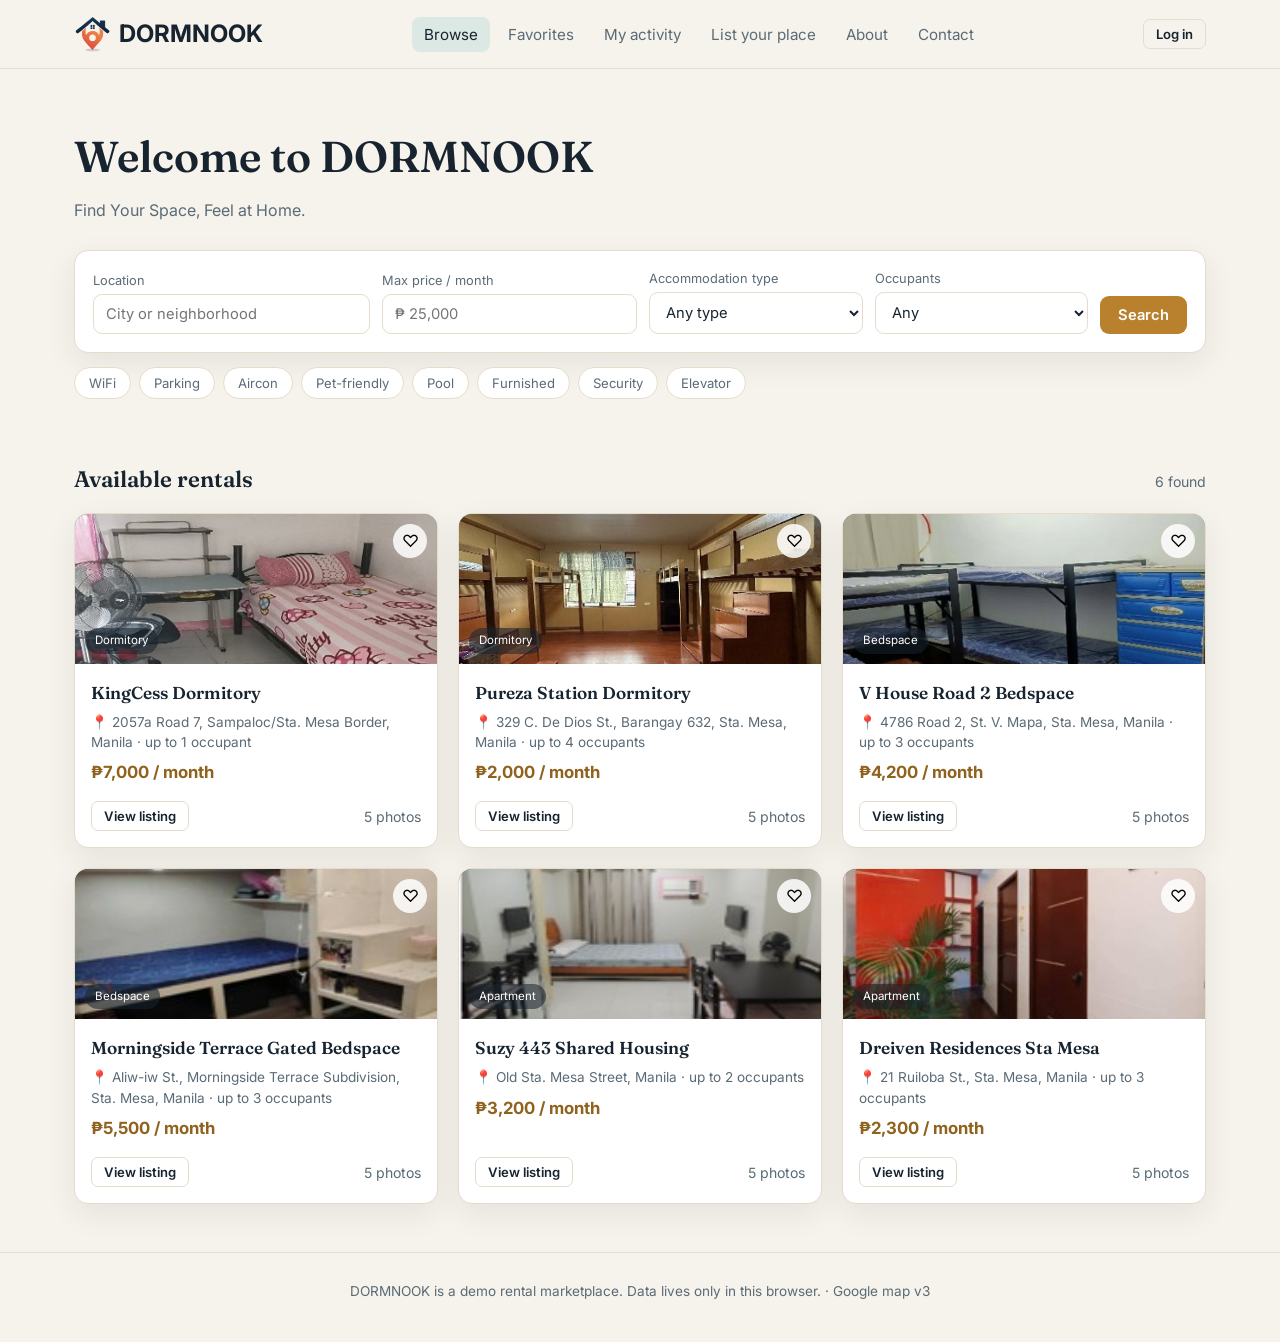
<file: index.html>
<!DOCTYPE html>
<html lang="en">
<head>
<meta charset="UTF-8">
<meta name="viewport" content="width=device-width, initial-scale=1, viewport-fit=cover">
<title>DormNook — Find Your Space, Feel at Home.</title>
<link rel="preconnect" href="https://fonts.googleapis.com">
<link href="https://fonts.googleapis.com/css2?family=Fraunces:opsz,wght@9..144,400;9..144,600;9..144,700&family=Inter:wght@400;500;600;700&display=swap" rel="stylesheet">
<link rel="stylesheet" href="style.css">
</head>
<body>

<nav>
  <div class="navbar">
    <div class="logo"><img src="images/logoo.png" alt=""> DORMNOOK</div>
    <div class="navlinks">
      <button class="active" data-view="browse">Browse</button>
      <button data-view="favorites">Favorites</button>
      <button data-view="activity">My activity</button>
    </div>
    <div style="display:flex;gap:8px;align-items:center">
      <span id="whoami" style="font-size:.85rem;color:var(--ink-soft)"></span>
      <button class="btn btn-ghost btn-sm" id="authBtn">Log in</button>
    </div>
  </div>
</nav>

<main>
  <!-- BROWSE VIEW -->
  <section id="view-browse">
    <div class="wrap">
      <div class="hero">
        <h1>Welcome to DORMNOOK</h1>
        <p>Find Your Space, Feel at Home.</p>
        <div class="searchbar">
          <div class="field"><label>Location</label><input id="f-location" placeholder="City or neighborhood"></div>
          <div class="field"><label>Max price / month</label><input id="f-price" type="number" placeholder="₱ 25,000"></div>
          <div class="field"><label>Property type</label>
            <select id="f-type"><option value="">Any type</option><option>Apartment</option><option>Condo</option><option>Studio</option><option>House</option><option>Dorm</option></select>
          </div>
          <div class="field"><label>Occupants</label>
            <select id="f-occ"><option value="">Any</option><option value="1">1</option><option value="2">2</option><option value="3">3</option><option value="4">4+</option></select>
          </div>
          <button class="btn btn-brass" id="searchBtn">Search</button>
        </div>
        <div class="amenity-row" id="amenityRow"></div>
      </div>
      <div class="section-head"><h2 id="listHeading">Available rentals</h2><span class="count" id="listCount"></span></div>
      <div class="grid" id="grid"></div>
    </div>
  </section>

  <!-- FAVORITES VIEW -->
  <section id="view-favorites" style="display:none">
    <div class="wrap">
      <div class="section-head" style="margin-top:32px"><h2>Your saved properties</h2><span class="count" id="favCount"></span></div>
      <div class="grid" id="favGrid"></div>
    </div>
  </section>

  <section id="view-activity" style="display:none">
    <div class="wrap" style="padding-top:32px;padding-bottom:48px;max-width:820px">
      <h2 style="margin:0">My activity</h2>
      <div id="activityBox"></div>
    </div>
  </section>
  <!-- Property owner submission and admin dashboard come in a later phase -->
</main>

<footer>DORMNOOK is a demo rental marketplace. Data lives only in this browser.</footer>

<!-- AUTH MODAL -->
<div class="overlay" id="authOverlay">
  <div class="modal">
    <button class="modal-close" onclick="closeModal('authOverlay')">✕</button>
    <div class="tabs"><button class="active" data-tab="login">Log in</button><button data-tab="register">Register</button></div>
    <form id="loginForm">
      <div class="field" style="margin-bottom:12px"><label>Email</label><input required type="email" id="l-email"></div>
      <div class="field" style="margin-bottom:12px"><label>Password</label><input required type="password" id="l-pass"></div>
      <button class="btn btn-brass" style="width:100%" type="submit">Log in</button>
    </form>
    <form id="registerForm" style="display:none">
      <div class="formgrid">
        <div class="full"><label>Full name</label><input required id="r-name"></div>
        <div><label>Email</label><input required type="email" id="r-email"></div>
        <div><label>Mobile number</label><input required id="r-mobile" placeholder="09171234567" inputmode="tel"></div>
        <div class="full"><label>Password</label><input required type="password" id="r-pass" minlength="6" placeholder="At least 6 characters"></div>
      </div>
      <button class="btn btn-brass" style="width:100%;margin-top:14px" type="submit">Create account</button>
    </form>
  </div>
</div>

<!-- PROPERTY DETAIL MODAL -->
<div class="overlay" id="detailOverlay">
  <div class="modal wide" id="detailBody"></div>
</div>

<!-- INQUIRY MODAL -->
<div class="overlay" id="inquiryOverlay">
  <div class="modal">
    <button class="modal-close" onclick="closeModal('inquiryOverlay')">✕</button>
    <h3>Send an inquiry</h3>
    <form id="inquiryForm">
      <input type="hidden" id="inq-pid">
      <div style="margin-bottom:12px"><label>Your name</label><input required id="inq-name"></div>
      <div style="margin-bottom:12px"><label>Your email</label><input required type="email" id="inq-email"></div>
      <div style="margin-bottom:12px"><label>Message</label><textarea required id="inq-msg" rows="3" placeholder="I'd like to schedule a visit..."></textarea></div>
      <button class="btn btn-brass" style="width:100%" type="submit">Send inquiry</button>
    </form>
  </div>
</div>

<!-- REPORT MODAL -->
<div class="overlay" id="reportOverlay">
  <div class="modal">
    <button class="modal-close" onclick="closeModal('reportOverlay')">✕</button>
    <h3>Report this listing</h3>
    <form id="reportForm">
      <input type="hidden" id="rep-pid">
      <div style="margin-bottom:12px"><label>Reason</label>
        <select id="rep-reason" style="width:100%"><option>Suspicious / likely scam</option><option>Inaccurate information</option><option>Outdated / already rented</option><option>Other</option></select>
      </div>
      <div style="margin-bottom:12px"><label>Details</label><textarea id="rep-details" rows="3"></textarea></div>
      <button class="btn btn-danger" style="width:100%" type="submit">Submit report</button>
    </form>
  </div>
</div>

<div class="overlay" id="visitOverlay"><div class="modal">
  <button class="modal-close" onclick="closeModal('visitOverlay')">✕</button><h3>Schedule a visit</h3>
  <form id="visitForm"><input type="hidden" id="vis-pid">
    <div class="formgrid"><div><label>Date</label><input required type="date" id="vis-date"></div>
    <div><label>Time</label><select id="vis-time"><option>9:00 AM</option><option>11:00 AM</option><option>1:00 PM</option><option>3:00 PM</option><option>5:00 PM</option></select></div></div>
    <button class="btn btn-teal" style="width:100%;margin-top:14px" type="submit">Request visit</button></form></div></div>

<div class="overlay" id="agreementOverlay"><div class="modal">
  <button class="modal-close" onclick="closeModal('agreementOverlay')">✕</button><h3>Rental agreement</h3>
  <div class="pill" style="display:block;border-radius:10px;padding:12px;margin-bottom:14px" id="agr-summary"></div>
  <form id="agreementForm"><input type="hidden" id="agr-vid">
    <div class="formgrid"><div><label>Move-in date</label><input required type="date" id="agr-move"></div>
    <div><label>Lease term</label><select id="agr-term"><option value="6">6 months</option><option value="12" selected>12 months</option><option value="24">24 months</option></select></div></div>
    <label style="display:flex;gap:8px;margin:14px 0;color:var(--ink)"><input required type="checkbox" style="margin-top:3px"> I have visited the property and agree to the listed rent and house rules.</label>
    <button class="btn btn-brass" style="width:100%" type="submit">Submit agreement</button></form></div></div>

<div class="toast" id="toast"></div>

<script src="data.js"></script>
<script src="app.js"></script>
<script src="admin.js"></script>
<script src="pages.js"></script>
<script src="paper.js"></script>
</body>
</html>
</file>
<file: style.css>
:root{
  --ink:#17242F; --ink-soft:#5B6B76; --paper:#F6F3EC; --card:#FFFFFF;
  --line:#E4DDCC; --brass:#B9812E; --brass-dark:#8F631E; --teal:#3E6B62; --teal-soft:#DCE8E4;
  --danger:#B4482F; --radius:14px; --shadow:0 10px 30px rgba(23,36,47,.08);
  font-size:16px;
  padding-top:env(safe-area-inset-top,0px); padding-bottom:env(safe-area-inset-bottom,0px);
}
:root:not([data-theme="light"]){}
@media (prefers-color-scheme:dark){
  :root:not([data-theme="light"]){
    --ink:#EDE8DD; --ink-soft:#A9B3B8; --paper:#141A1F; --card:#1C242B;
    --line:#2A343B; --teal-soft:#22302C;
  }
}
:root[data-theme="dark"]{
  --ink:#EDE8DD; --ink-soft:#A9B3B8; --paper:#141A1F; --card:#1C242B;
  --line:#2A343B; --teal-soft:#22302C;
}
*{box-sizing:border-box;}
html{scroll-padding-top:env(safe-area-inset-top,0px);}
body{margin:0;background:var(--paper);color:var(--ink);font-family:'Inter',sans-serif;line-height:1.5;}
h1,h2,h3,.serif{font-family:'Fraunces',serif;}
img,svg{max-width:100%;}
.wrap{max-width:1180px;margin:0 auto;padding:0 24px;}
a{color:inherit;}
button{font-family:inherit;cursor:pointer;}

/* NAV */
nav{position:sticky;top:0;z-index:40;background:var(--paper);border-bottom:1px solid var(--line);
  padding-top:env(safe-area-inset-top,0px);}
.navbar{display:flex;align-items:center;justify-content:space-between;padding:16px 24px;max-width:1180px;margin:0 auto;gap:16px;}
.logo{font-size:1.5rem;font-weight:700;display:flex;align-items:center;gap:8px;}
.logo .dot{width:10px;height:10px;border-radius:50%;background:var(--brass);}
.navlinks{display:flex;gap:6px;align-items:center;flex-wrap:wrap;}
.navlinks button{background:none;border:none;color:var(--ink-soft);font-size:.95rem;padding:8px 12px;border-radius:8px;}
.navlinks button.active,.navlinks button:hover{background:var(--teal-soft);color:var(--ink);}
.btn{border:none;border-radius:9px;padding:10px 18px;font-weight:600;font-size:.92rem;}
.btn-brass{background:var(--brass);color:#fff;}
.btn-brass:hover{background:var(--brass-dark);}
.btn-ghost{background:transparent;border:1px solid var(--line);color:var(--ink);}
.btn-teal{background:var(--teal);color:#fff;}
.btn-danger{background:var(--danger);color:#fff;}
.btn-sm{padding:6px 12px;font-size:.82rem;border-radius:7px;}
select,input,textarea{font-family:inherit;border:1px solid var(--line);background:var(--card);color:var(--ink);
  border-radius:9px;padding:10px 12px;font-size:.92rem;}
input:focus,select:focus,textarea:focus,button:focus-visible{outline:2px solid var(--brass);outline-offset:1px;}
label{font-size:.8rem;color:var(--ink-soft);display:block;margin-bottom:4px;}

/* HERO */
.hero{padding:56px 0 28px;}
.hero h1{font-size:clamp(1.8rem,4vw,2.7rem);font-weight:600;max-width:640px;margin:0 0 8px;}
.hero p{color:var(--ink-soft);max-width:520px;margin:0 0 28px;}
.searchbar{background:var(--card);border:1px solid var(--line);border-radius:var(--radius);padding:18px;
  box-shadow:var(--shadow);display:grid;grid-template-columns:1.3fr 1fr 1fr 1fr auto;gap:12px;align-items:end;}
.searchbar .field{display:flex;flex-direction:column;}
@media(max-width:880px){.searchbar{grid-template-columns:1fr 1fr;}}
.amenity-row{display:flex;flex-wrap:wrap;gap:8px;margin-top:14px;}
.chip{border:1px solid var(--line);background:var(--card);border-radius:20px;padding:7px 14px;font-size:.82rem;color:var(--ink-soft);}
.chip.on{background:var(--teal);color:#fff;border-color:var(--teal);}

/* LISTINGS */
.section-head{display:flex;justify-content:space-between;align-items:baseline;margin:36px 0 16px;flex-wrap:wrap;gap:8px;}
.section-head h2{font-size:1.4rem;font-weight:600;margin:0;}
.count{color:var(--ink-soft);font-size:.88rem;}
.grid{display:grid;grid-template-columns:repeat(auto-fill,minmax(270px,1fr));gap:20px;padding-bottom:48px;}
.card{background:var(--card);border:1px solid var(--line);border-radius:var(--radius);overflow:hidden;
  box-shadow:var(--shadow);display:flex;flex-direction:column;transition:transform .15s ease;}
.card:hover{transform:translateY(-3px);}
.photo{height:150px;position:relative;display:flex;align-items:flex-end;padding:10px;}
.photo .type-badge{background:rgba(23,36,47,.55);color:#fff;font-size:.72rem;padding:4px 10px;border-radius:20px;}
.fav-btn{position:absolute;top:10px;right:10px;background:rgba(255,255,255,.85);border:none;border-radius:50%;
  width:34px;height:34px;display:flex;align-items:center;justify-content:center;font-size:1.05rem;}
.fav-btn.saved{color:var(--danger);}
.card-body{padding:16px;display:flex;flex-direction:column;gap:6px;flex:1;}
.card-body h3{margin:0;font-size:1.08rem;font-weight:600;}
.loc{color:var(--ink-soft);font-size:.85rem;}
.price{font-weight:700;color:var(--brass-dark);font-size:1.05rem;margin-top:2px;}
.card-foot{display:flex;justify-content:space-between;align-items:center;margin-top:auto;padding-top:10px;}
.pending-tag{background:#F4E4CB;color:#8F631E;font-size:.72rem;padding:3px 9px;border-radius:20px;}
.empty{padding:60px 20px;text-align:center;color:var(--ink-soft);}

/* MODALS */
.overlay{position:fixed;inset:0;background:rgba(23,36,47,.5);display:none;align-items:center;justify-content:center;
  z-index:100;padding:20px;overflow-y:auto;}
.overlay.show{display:flex;}
.modal{background:var(--card);border-radius:var(--radius);max-width:640px;width:100%;max-height:88vh;overflow-y:auto;
  padding:28px;position:relative;margin:auto;}
.modal.wide{max-width:800px;}
.modal-close{position:absolute;top:16px;right:16px;background:var(--teal-soft);border:none;border-radius:50%;
  width:32px;height:32px;font-size:1rem;}
.tabs{display:flex;gap:6px;border-bottom:1px solid var(--line);margin-bottom:18px;}
.tabs button{background:none;border:none;padding:9px 4px;margin-right:16px;color:var(--ink-soft);border-bottom:2px solid transparent;font-weight:600;}
.tabs button.active{color:var(--ink);border-color:var(--brass);}
.formgrid{display:grid;grid-template-columns:1fr 1fr;gap:12px;}
.formgrid .full{grid-column:1/-1;}
@media(max-width:520px){.formgrid{grid-template-columns:1fr;}}
.detail-photo{height:220px;border-radius:var(--radius);margin-bottom:16px;}
.pillrow{display:flex;flex-wrap:wrap;gap:8px;margin:10px 0;}
.pill{background:var(--teal-soft);color:var(--teal);font-size:.8rem;padding:5px 12px;border-radius:20px;}
.mapbox{border-radius:var(--radius);overflow:hidden;border:1px solid var(--line);margin:14px 0;}
.toast{position:fixed;bottom:20px;left:50%;transform:translateX(-50%);background:var(--ink);color:var(--paper);
  padding:12px 20px;border-radius:9px;font-size:.9rem;z-index:200;display:none;box-shadow:var(--shadow);}
.toast.show{display:block;}
footer{border-top:1px solid var(--line);padding:28px 24px 40px;color:var(--ink-soft);font-size:.85rem;text-align:center;}

/* gallery, map, activity */
.photo img,.g-main img{position:absolute;inset:0;width:100%;height:100%;object-fit:cover}
.photo>*{position:relative;z-index:1}.photo .fav-btn{position:absolute;z-index:2}
.gallery{margin-bottom:16px}
.g-main{position:relative;height:300px;border-radius:var(--radius);overflow:hidden;background:linear-gradient(135deg,#3E6B62,#8FB8AC)}
.g-nav{position:absolute;top:50%;transform:translateY(-50%);z-index:2;border:none;background:rgba(255,255,255,.88);color:#17242F;width:38px;height:38px;border-radius:50%;font-size:1.3rem}
.g-nav.prev{left:10px}.g-nav.next{right:10px}
.g-count{position:absolute;bottom:10px;right:12px;z-index:2;background:rgba(23,36,47,.65);color:#fff;font-size:.75rem;padding:3px 10px;border-radius:20px}
.g-thumbs{display:flex;gap:8px;margin-top:8px;overflow-x:auto;padding-bottom:4px}
.g-thumbs div{flex:0 0 76px;height:56px;border-radius:8px;overflow:hidden;opacity:.6;cursor:pointer;background:var(--teal-soft);position:relative;border:2px solid transparent}
.g-thumbs div.on{opacity:1;border-color:var(--brass)}
.g-thumbs img{width:100%;height:100%;object-fit:cover}
#map{height:240px;border-radius:var(--radius);border:1px solid var(--line);margin:8px 0 14px}
.sub{font-size:1rem;margin:16px 0 4px}.muted{color:var(--ink-soft);font-size:.9rem}
.lm{list-style:none;padding:0;margin:6px 0;display:grid;gap:6px;font-size:.9rem;color:var(--ink-soft)}
.actions{display:flex;gap:10px;flex-wrap:wrap;margin-top:18px}.actions a{text-decoration:none;display:inline-block}
.act-item{border:1px solid var(--line);background:var(--card);border-radius:var(--radius);padding:14px 16px;margin-bottom:10px;display:flex;justify-content:space-between;gap:12px;align-items:center;flex-wrap:wrap}
.status{background:var(--teal-soft);color:var(--teal);font-size:.75rem;padding:3px 10px;border-radius:20px}

/* close button always visible above the gallery, and stays put while scrolling */
.modal-close{position:sticky;top:0;float:right;z-index:10;margin:-12px -12px 0 8px;background:#fff;color:#17242F;
  box-shadow:0 2px 8px rgba(23,36,47,.35);width:36px;height:36px;font-size:1.1rem;font-weight:700;line-height:1}
.modal-close:hover{background:var(--brass);color:#fff}
.logo img{height:36px;width:auto;display:block}
</file>
